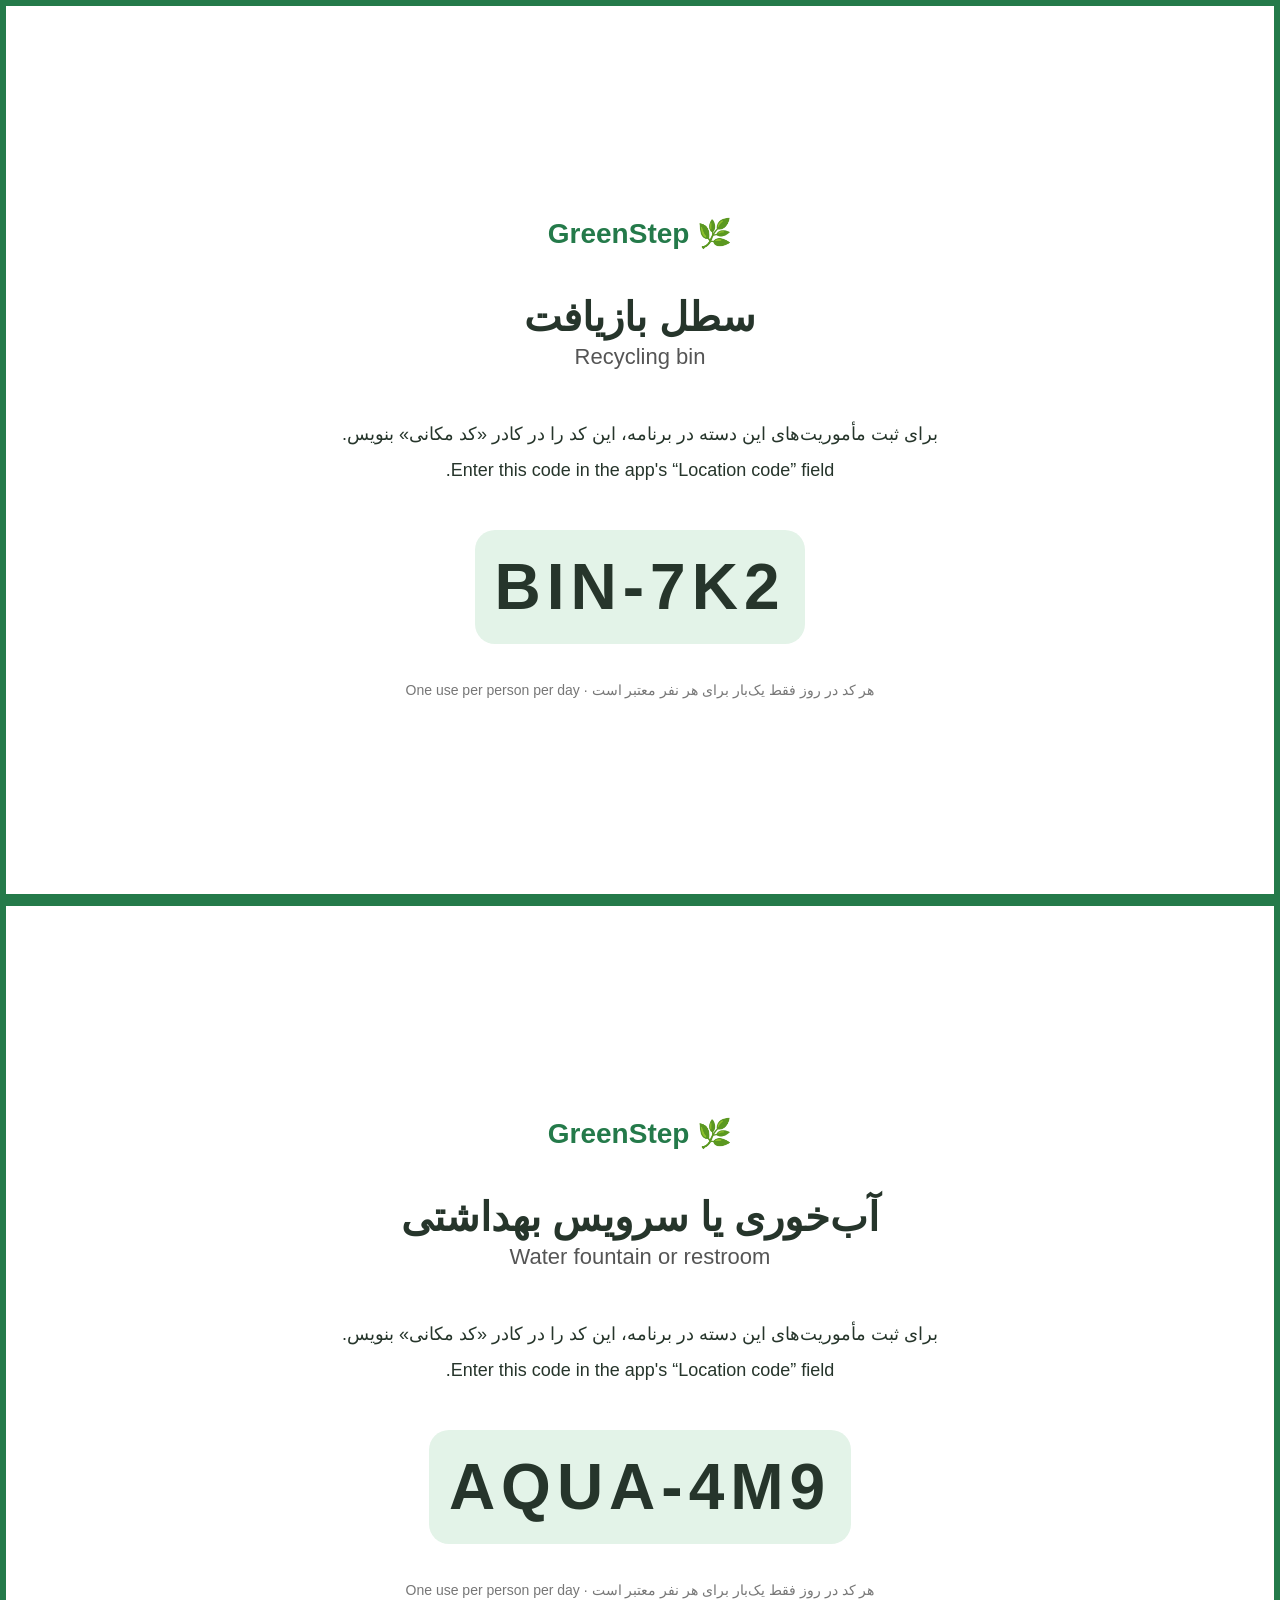
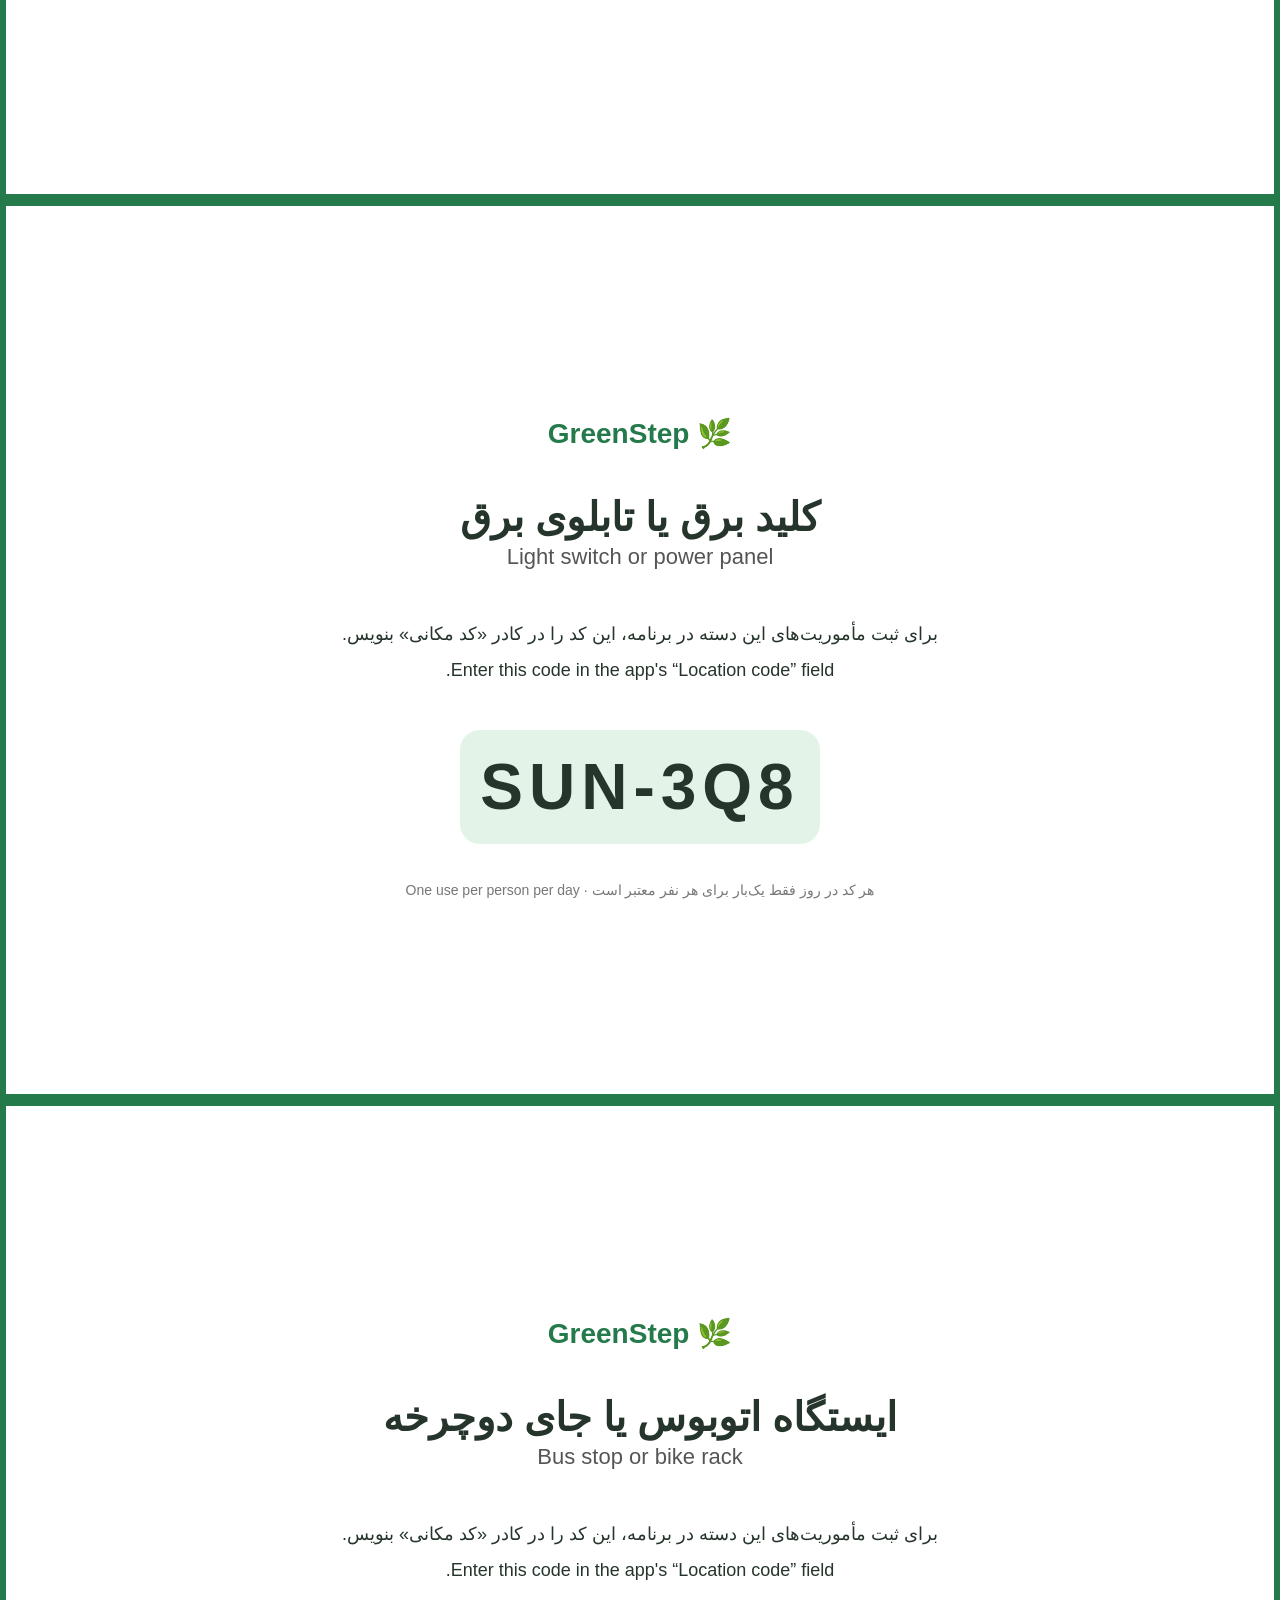
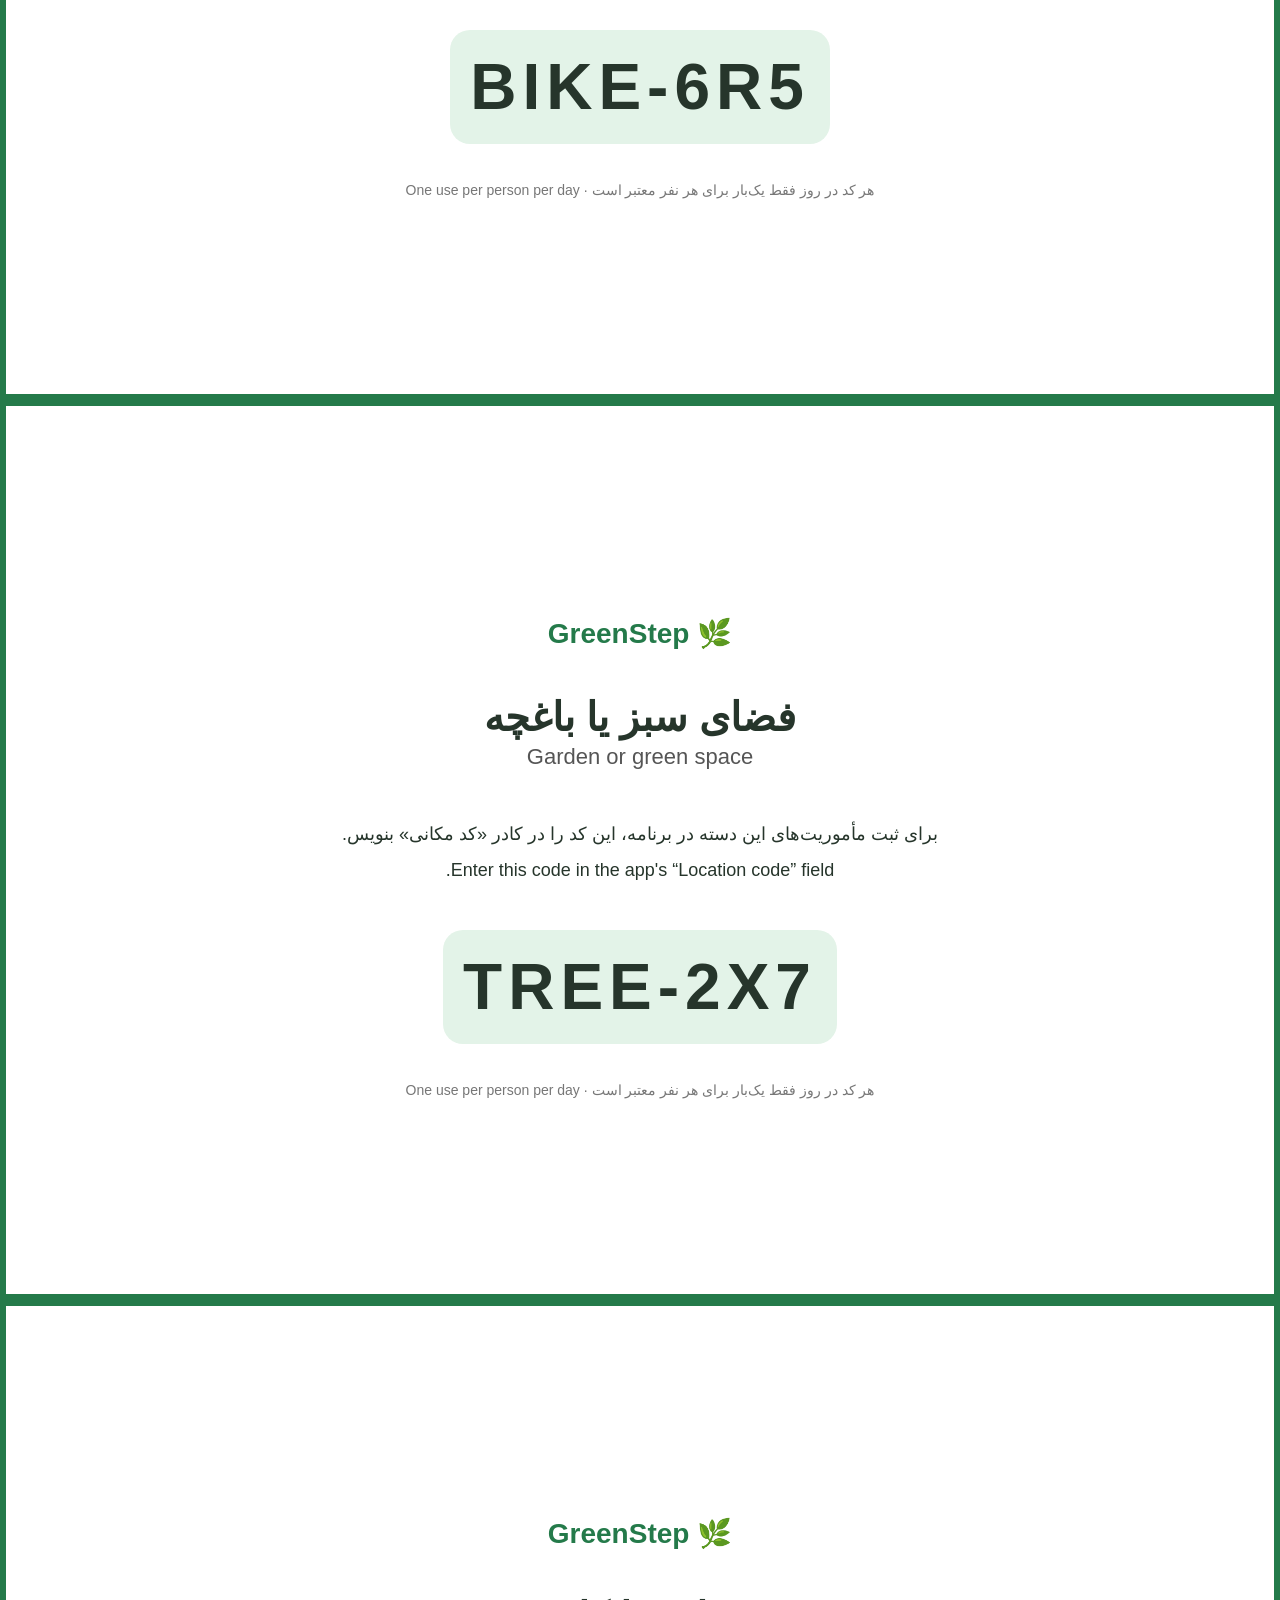
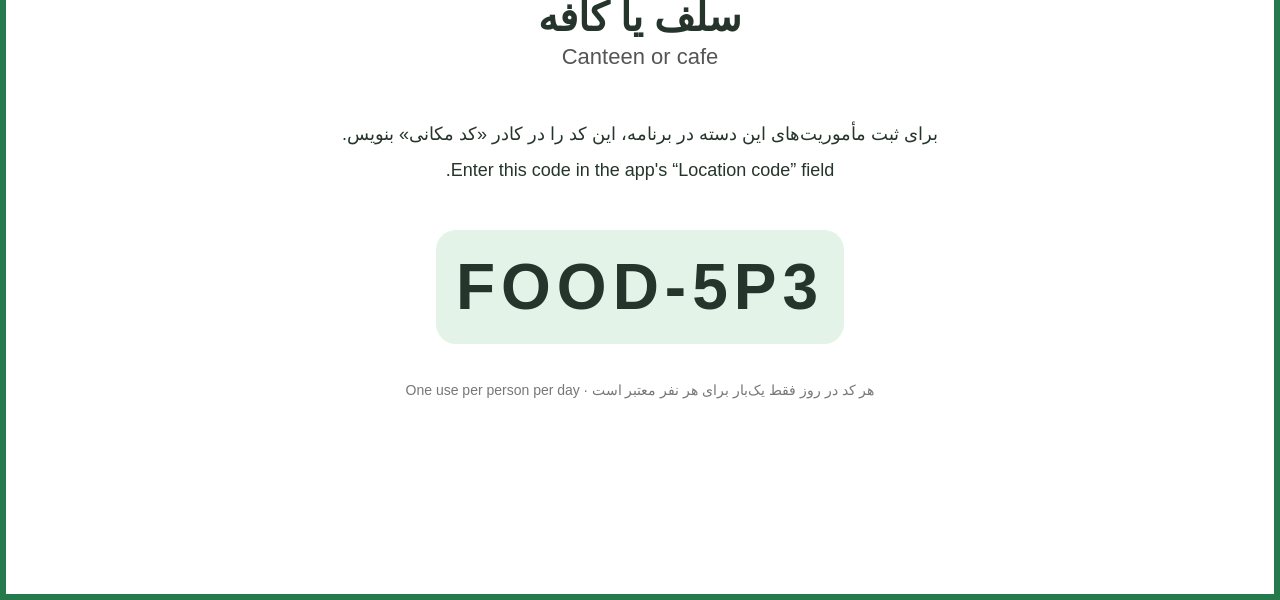
<file: signs.html>
<!DOCTYPE html>
<html lang="fa" dir="rtl">
    <head><meta charset="UTF-8">
        <title>GreenStep | برگه‌های کد مکانی</title>
<style>body{font-family:Tahoma,Arial,sans-serif;margin:0;background:#fff;color:#26352b}
.sign{box-sizing:border-box;width:100%;min-height:100vh;padding:48px;text-align:center;border:6px solid #247a4a;page-break-after:always;display:flex;flex-direction:column;justify-content:center}
.brand{color:#247a4a;font-size:28px;font-weight:bold}h2{font-size:40px;margin:16px 0 4px}
.en{font-size:22px;color:#555;margin:0 0 28px}
.hint{font-size:18px;line-height:2}
.code{font-size:64px;letter-spacing:6px;direction:ltr;font-weight:bold;background:#e3f3e8;border-radius:20px;padding:20px;margin:24px auto;display:inline-block}
.small{font-size:14px;color:#777}@media print{.sign{border-width:4px}}
</style>
</head>
<body>
    <section class="sign">
        <p class="brand">🌿 GreenStep</p>
        <h2>سطل بازیافت</h2>
        <p class="en">Recycling bin</p>
        <p class="hint">برای ثبت مأموریت‌های این دسته در برنامه، این کد را در کادر «کد مکانی» بنویس.
            <br>Enter this code in the app's “Location code” field.</p>
        <p class="code">BIN-7K2</p>
        <p class="small">هر کد در روز فقط یک‌بار برای هر نفر معتبر است · One use per person per day</p>
    </section>
    <section class="sign">
        <p class="brand">🌿 GreenStep</p>
        <h2>آب‌خوری یا سرویس بهداشتی</h2>
        <p class="en">Water fountain or restroom</p>
        <p class="hint">برای ثبت مأموریت‌های این دسته در برنامه، این کد را در کادر «کد مکانی» بنویس.
            <br>Enter this code in the app's “Location code” field.</p>
        <p class="code">AQUA-4M9</p>
        <p class="small">هر کد در روز فقط یک‌بار برای هر نفر معتبر است · One use per person per day</p>
    </section><section class="sign">
        <p class="brand">🌿 GreenStep</p>
        <h2>کلید برق یا تابلوی برق</h2>
        <p class="en">Light switch or power panel</p>
        <p class="hint">برای ثبت مأموریت‌های این دسته در برنامه، این کد را در کادر «کد مکانی» بنویس.
            <br>Enter this code in the app's “Location code” field.</p>
        <p class="code">SUN-3Q8</p>
        <p class="small">هر کد در روز فقط یک‌بار برای هر نفر معتبر است · One use per person per day</p>
    </section>
    <section class="sign">
        <p class="brand">🌿 GreenStep</p>
        <h2>ایستگاه اتوبوس یا جای دوچرخه</h2>
        <p class="en">Bus stop or bike rack</p>
        <p class="hint">برای ثبت مأموریت‌های این دسته در برنامه، این کد را در کادر «کد مکانی» بنویس.
            <br>Enter this code in the app's “Location code” field.</p>
        <p class="code">BIKE-6R5</p>
        <p class="small">هر کد در روز فقط یک‌بار برای هر نفر معتبر است · One use per person per day</p>
    </section><section class="sign">
        <p class="brand">🌿 GreenStep</p>
        <h2>فضای سبز یا باغچه</h2>
        <p class="en">Garden or green space</p>
        <p class="hint">برای ثبت مأموریت‌های این دسته در برنامه، این کد را در کادر «کد مکانی» بنویس.
            <br>Enter this code in the app's “Location code” field.</p><p class="code">TREE-2X7</p>
        <p class="small">هر کد در روز فقط یک‌بار برای هر نفر معتبر است · One use per person per day</p>
    </section>
    <section class="sign">
        <p class="brand">🌿 GreenStep</p>
        <h2>سلف یا کافه</h2>
        <p class="en">Canteen or cafe</p>
        <p class="hint">برای ثبت مأموریت‌های این دسته در برنامه، این کد را در کادر «کد مکانی» بنویس.
            <br>Enter this code in the app's “Location code” field.</p>
        <p class="code">FOOD-5P3</p><p class="small">هر کد در روز فقط یک‌بار برای هر نفر معتبر است · One use per person per day</p>
</section>
</body>
</html>
</file>
